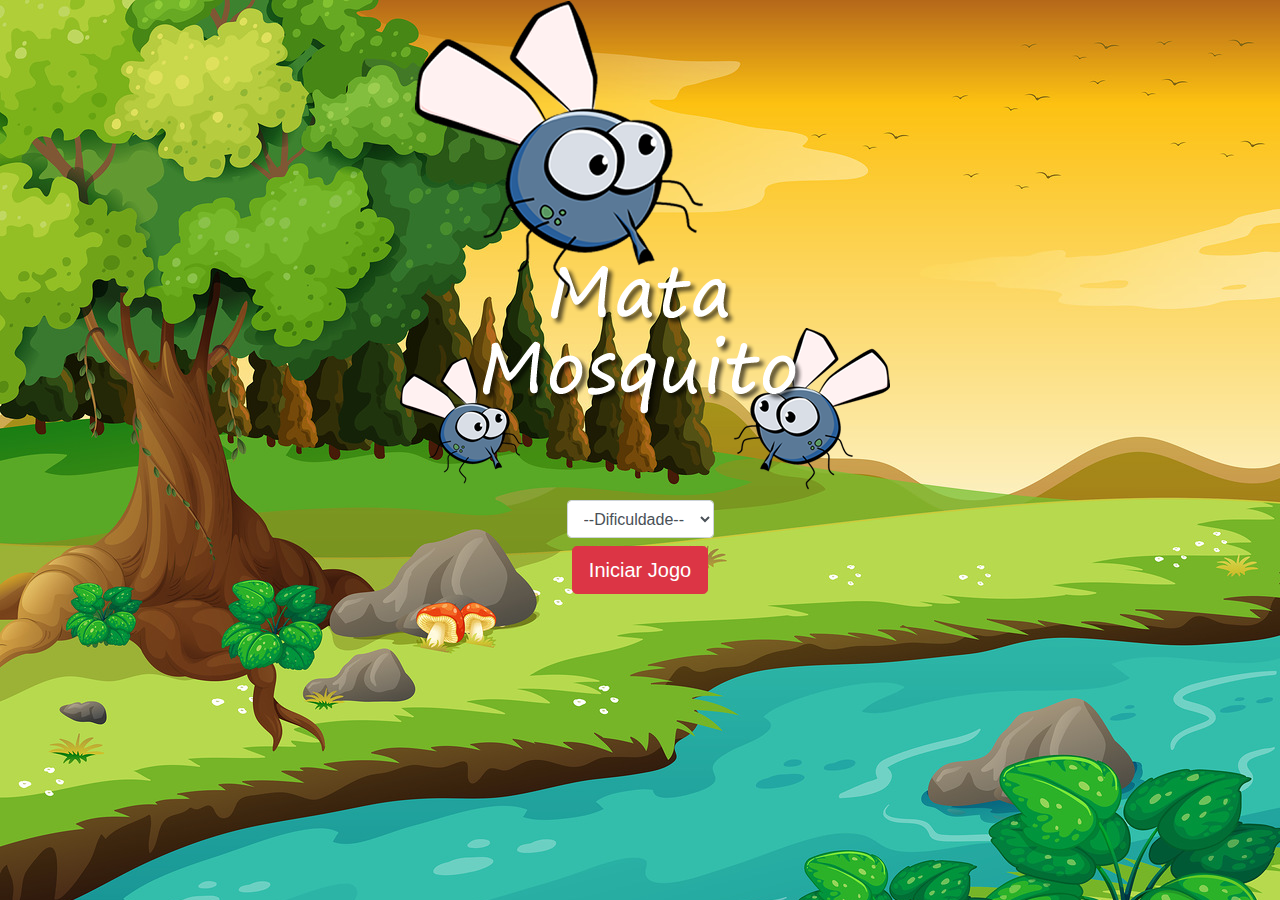
<file: index.html>
<!DOCTYPE html>
<html lang="en">
<head>
    <meta charset="UTF-8">
    <meta name="viewport" content="width=device-width, initial-scale=1.0">
    <link rel="stylesheet" href="https://cdn.jsdelivr.net/npm/bootstrap@4.0.0/dist/css/bootstrap.min.css" integrity="sha384-Gn5384xqQ1aoWXA+058RXPxPg6fy4IWvTNh0E263XmFcJlSAwiGgFAW/dAiS6JXm" crossorigin="anonymous">

    <link rel="icon" href="img/mosca.png">

    <link rel="stylesheet" href="style.css">
    <title>Fim de jogo</title>

    <script>
        function iniciarJogo(){
          var nivel = document.getElementById('nivel').value

          if(nivel === ''){
            alert('Selecione um nivel para iniciar o jogo.')
            return
          } 

          window.location.href = 'app.html?' + nivel
        }
    </script>
</head>
<body>

    <div class="container">
        <div class="row">
            <div class="col">
                <div class="d-flex justify-content-center">
                    <img src="img/game.png">
                </div>
            </div>
        </div>

        <div class="row">
            <div class="col">
                <div class="d-flex justify-content-center">
                    <div class="mb-2">
                        <select class="form-control" id="nivel">
                            <option value="">--Dificuldade--</option>
                            <option value="normal">Normal</option>
                            <option value="dificil">Dificil</option>
                            <option value="extremo">Extremo</option>
                        </select>
                    </div>                  
                </div>
            </div>
        </div>

        <div class="row">
            <div class="col">
                <div class="d-flex justify-content-center">
                    <button class="btn btn-danger btn-lg" onclick="iniciarJogo()">Iniciar Jogo</button>
                </div>
            </div>
        </div>
    </div>
    
</body>
</html>
</file>
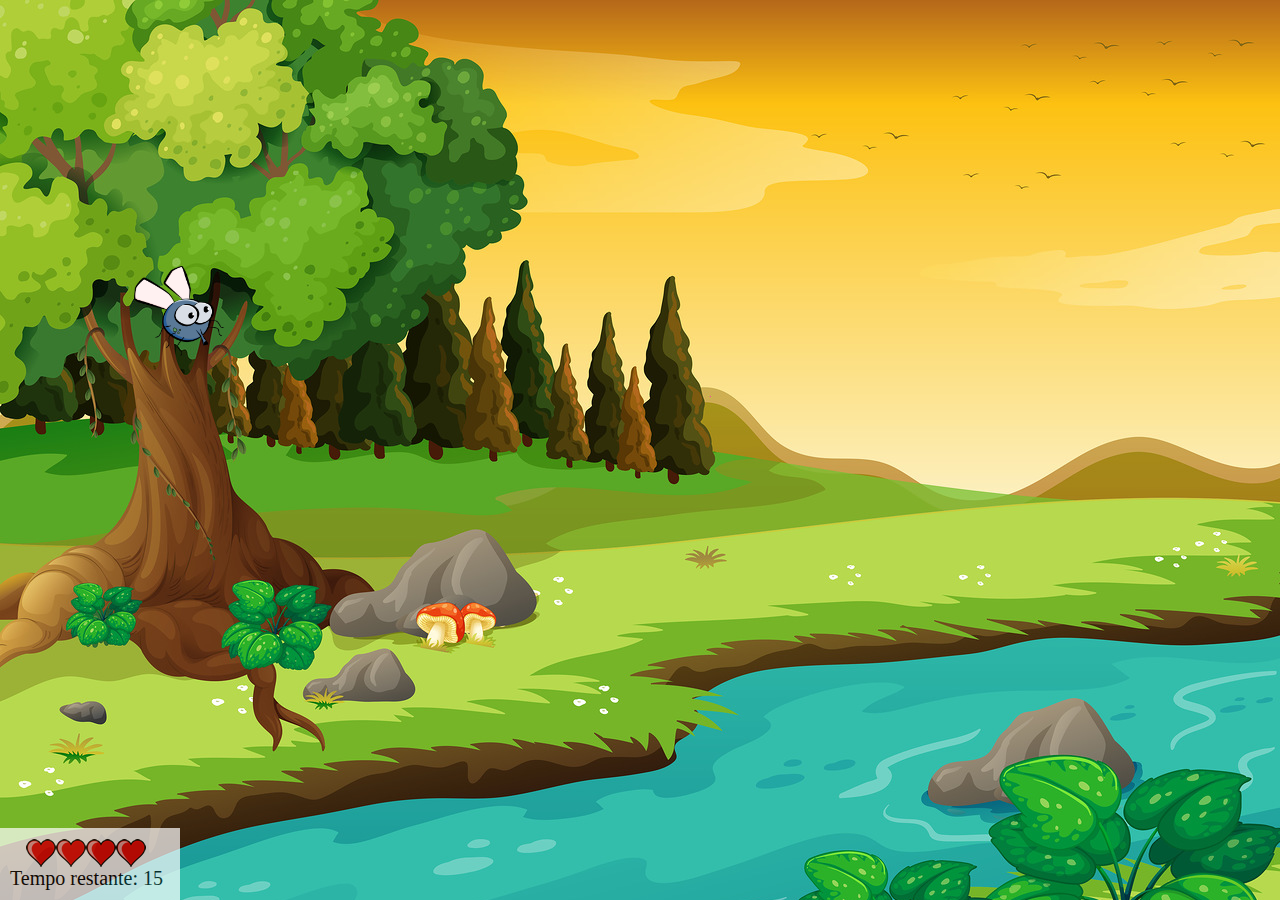
<file: app.html>
<!DOCTYPE html>
<html lang="en">
<head>
    <meta charset="UTF-8">
    <meta name="viewport" content="width=device-width, initial-scale=1.0">

    <script src="jogo.js"></script>
    <link rel="stylesheet" href="style.css">
    <link rel="icon" href="img/mosca.png">
    <title>Mata Mosquito</title>
</head>
<body onresize="ajustaTamanhoPalcoJogo()">

    <div class="painel">
        <div class="vidas">
            <img id="v1" src="img/coracao_cheio.png" alt="">
            <img id="v2" src="img/coracao_cheio.png" alt="">
            <img id="v3" src="img/coracao_cheio.png" alt="">
            <img id="v4" src="img/coracao_cheio.png" alt="">
        </div>

        <div class="cronometro">
            Tempo restante: <span id="cronometro"></span>
        </div>
    </div>




<script>

document.getElementById('cronometro').innerHTML = tempo


posicaoRandomica()

var criaMosca = setInterval(function(){

    posicaoRandomica()}, criaMosquitoTempo)

</script>
    
</body>
</html>
</file>
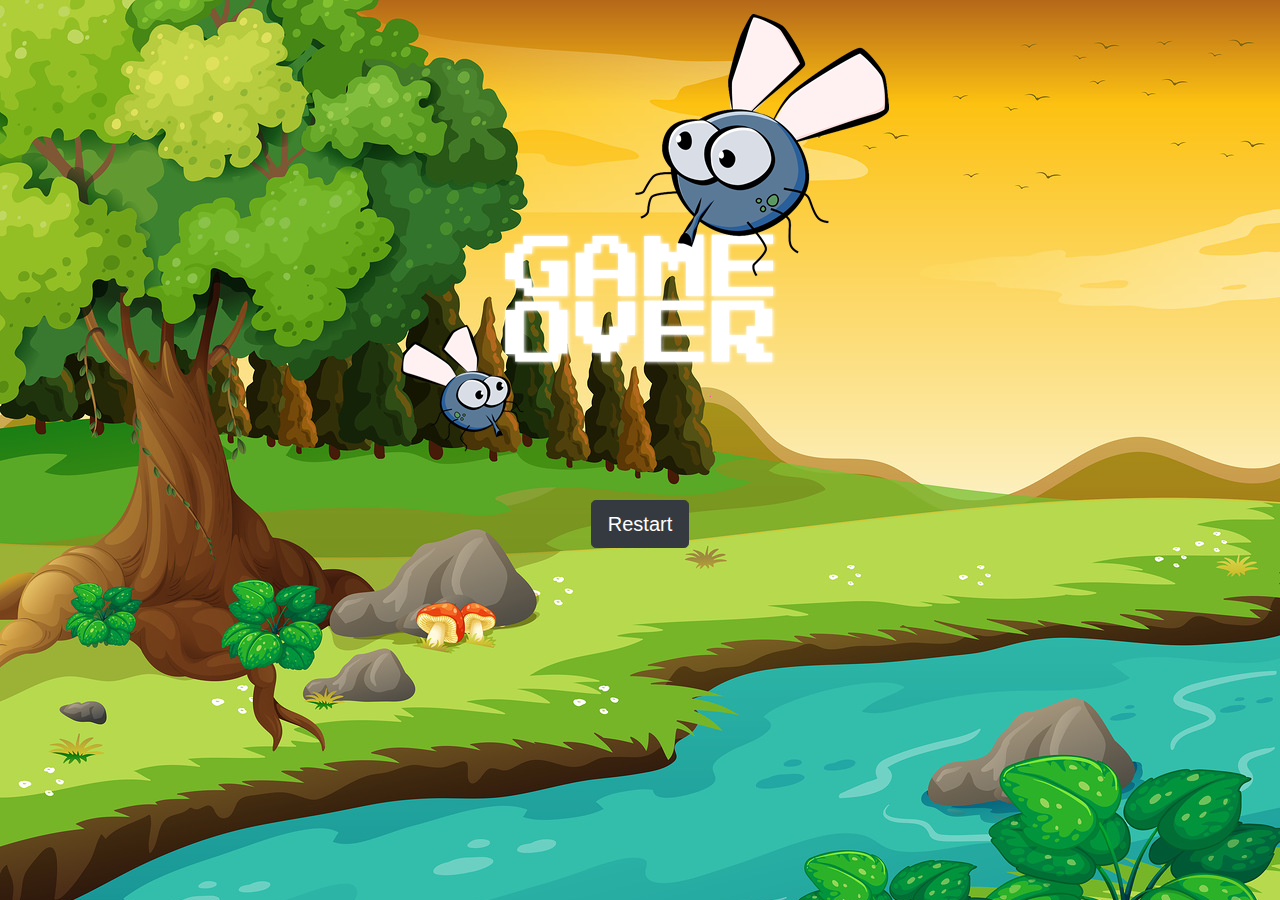
<file: fim_de_jogo.html>
<!DOCTYPE html>
<html lang="en">
<head>
    <meta charset="UTF-8">
    <meta name="viewport" content="width=device-width, initial-scale=1.0">
    <link rel="stylesheet" href="https://cdn.jsdelivr.net/npm/bootstrap@4.0.0/dist/css/bootstrap.min.css" integrity="sha384-Gn5384xqQ1aoWXA+058RXPxPg6fy4IWvTNh0E263XmFcJlSAwiGgFAW/dAiS6JXm" crossorigin="anonymous">

    <link rel="icon" href="img/mosca.png">

    <link rel="stylesheet" href="style.css">
    <title>Fim de jogo</title>
</head>
<body>

    <div class="container">
        <div class="row">
            <div class="col">
                <div class="d-flex justify-content-center">
                    <img src="img/game_over.png">
                </div>
            </div>
        </div>
        <div class="row">
            <div class="col">
                <div class="d-flex justify-content-center">
                    <button class="btn btn-dark btn-lg" onclick="window.location.href = 'index.html'">Restart</button>
                </div>
            </div>
        </div>
    </div>
    
</body>
</html>
</file>
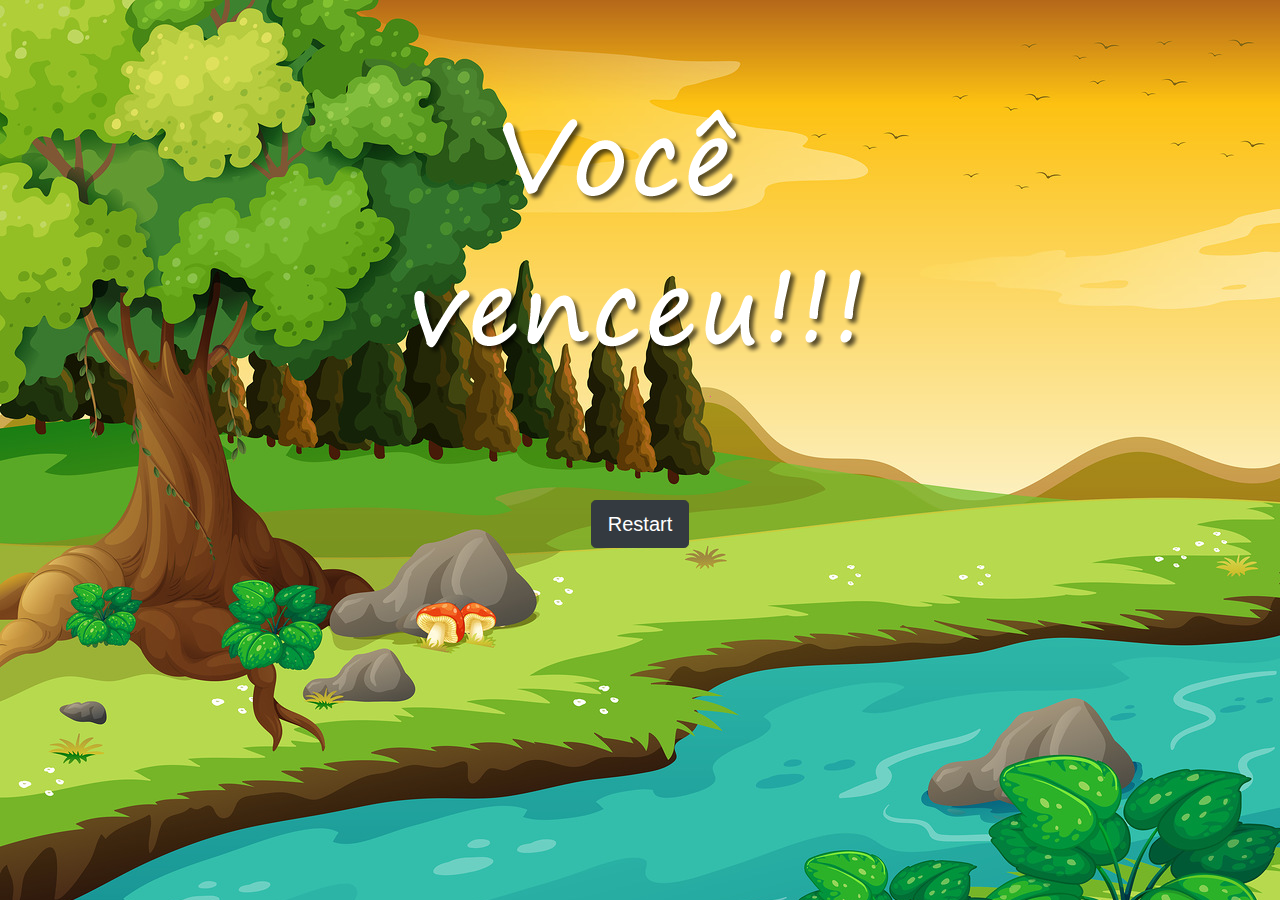
<file: vitoria.html>
<!DOCTYPE html>
<html lang="en">
<head>
    <meta charset="UTF-8">
    <meta name="viewport" content="width=device-width, initial-scale=1.0">
    <link rel="stylesheet" href="https://cdn.jsdelivr.net/npm/bootstrap@4.0.0/dist/css/bootstrap.min.css" integrity="sha384-Gn5384xqQ1aoWXA+058RXPxPg6fy4IWvTNh0E263XmFcJlSAwiGgFAW/dAiS6JXm" crossorigin="anonymous">

    <link rel="icon" href="img/mosca.png">

    <link rel="stylesheet" href="style.css">
    <title>Fim de jogo</title>
</head>
<body>

    <div class="container">
        <div class="row">
            <div class="col">
                <div class="d-flex justify-content-center">
                    <img src="img/vitoria.png">
                </div>
            </div>
        </div>
        <div class="row">
            <div class="col">
                <div class="d-flex justify-content-center">
                    <button class="btn btn-dark btn-lg" onclick="window.location.href = 'index.html'">Restart</button>
                </div>
            </div>
        </div>
    </div>
    
</body>
</html>
</file>
<file: style.css>
html{
    cursor: url(img/mata_mosquito.png) 30 30, auto;
}

body{
    background-image: url(img/bg.jpg);
    background-repeat: no-repeat;
    background-size: 100%;
    background-color: rgba(160, 219, 159, 0.697);

}

.mosquito1{
    width: 50px;
    height: 50px;
}

.mosquito2{
    width: 70px;
    height: 70px;
}

.mosquito3{
    width: 90px;
    height: 90px;
}

.ladoA{
    transform: scaleX(1);
}

.ladoB{
    transform: scaleX(-1);
}

.painel{
    position: absolute;
    width: 160px; 
    padding: 10px;
    bottom: 0px;
    left: 0px;
    border-top: solid 1px #fff;
    background-color: #fff;
    opacity: 0.7;
}

.vidas{
    float: left;
    display: flex;
    flex-direction: row-reverse;
    margin-left: 10%;
}

.cronometro{
    float: left;
    font-size: 20px;
    font-weight: 200;
}
</file>
